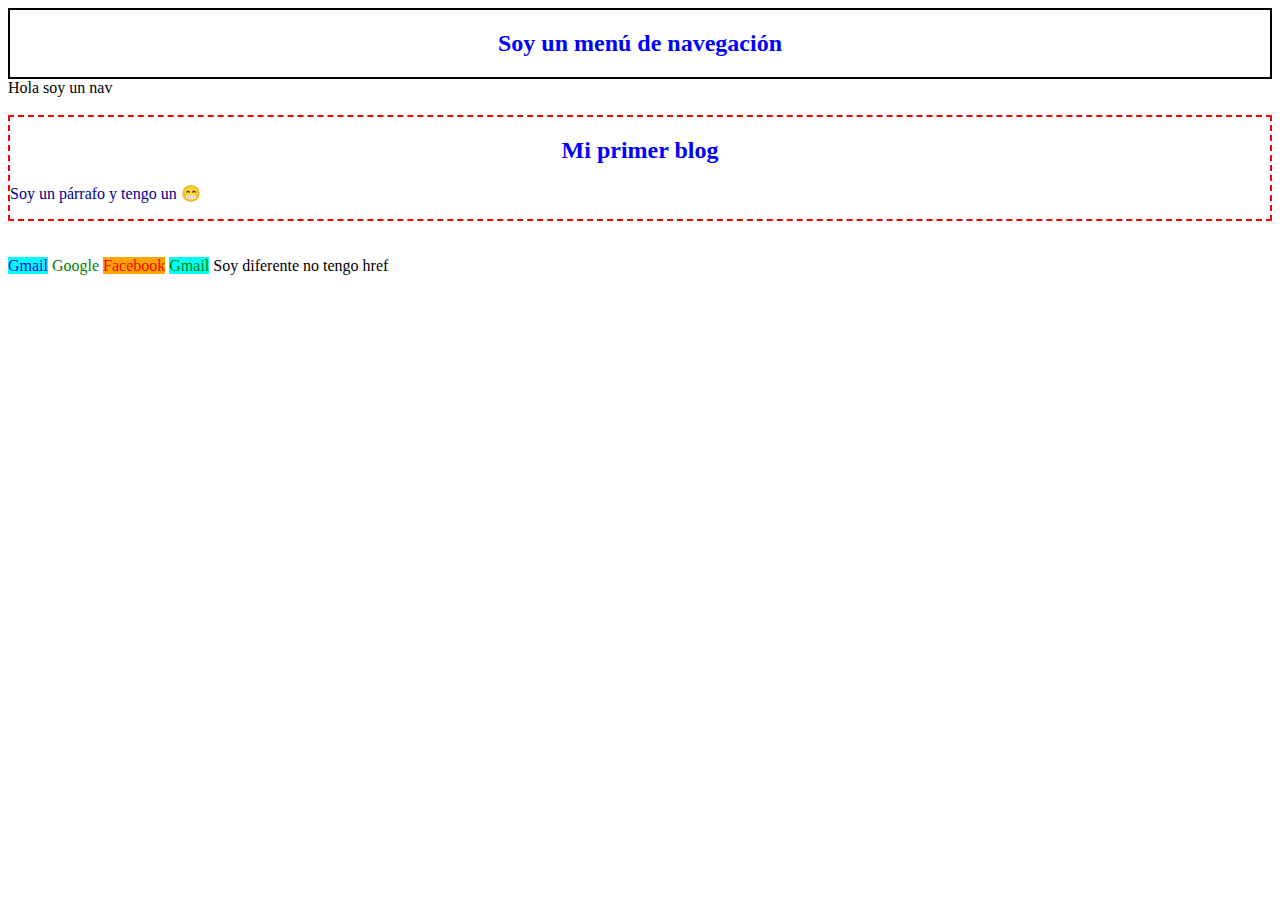
<file: 01-selectores/index.html>
<!--
  @file: index.html
  @author: Christian Millán Soria
  @created: 01/10/2023
  @license: MIT
  @contact: christiaanmillaan1313@gmail.com
  @info: práctica de selectores css
-->

<!DOCTYPE html>
  <html lang = "en">
    <head>
      <meta charset = "utf-8" />
      <meta name = "viewport" content = "width=device-width, initial-scale=1.0" />
      <title>clase 1 - selectores</title>
      <link rel = "stylesheet" href = "css/style.css" />
    </head>
    <body>
      <nav class = "border">
        <section class = "teta">
          <h2>Soy un menú de navegación</h2>
        </section>
      </nav>

      <nav>Hola soy un nav</nav>

      <br />

      <section id = "section">
        <h2 class = "titulo">Mi primer blog</h2>
        <p class = "😁 😂">Soy un párrafo y tengo un 😁</p>
      </section>

      <br /><br />

      <a href = "https://gmail.com">Gmail</a>

      <a href = "hsttps://google.com/">Google</a>

      <a href = "https://facebook.org">Facebook</a>

      <a href = "hsttps://gmail.com">Gmail</a>

      <a>Soy diferente no tengo href</a>
    </body>
  </html>
</file>
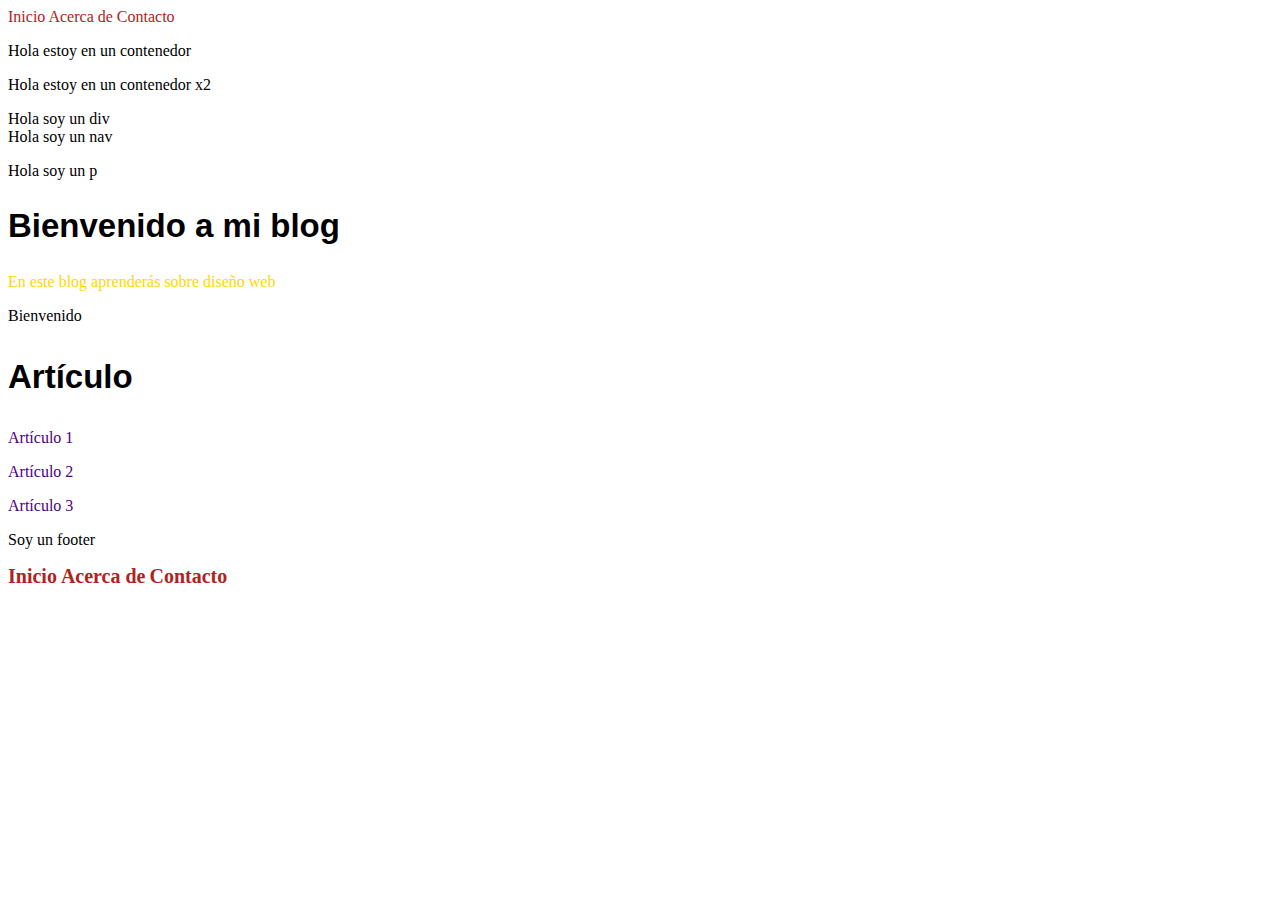
<file: 02-combinadores/index.html>
<!--
  @file: index.html
  @author: Christian Millán Soria
  @created: 01/10/2023
  @license: MIT
  @contact: christiaanmillaan1313@gmail.com
  @info: práctica de combinadores
-->

<!DOCTYPE html>
  <html lang = "en">
    <head>
      <meta charset = "utf-8" />
      <meta name = "viewport" content = "width=device-width, initial-scale=1.0" />
      <title>02 - combinadores</title>
      <link rel = "stylesheet" href = "css/style.css" />
    </head>
    <body>
      <header class = "contenedor">
        <nav>
          <a href = "#">Inicio</a>
          <a href = "#">Acerca de</a>
          <a href = "#">Contacto</a>
        </nav>
      </header>

      <div class = "contenedor">
        <p>Hola estoy en un contenedor</p>
      </div>

      <div class = "contenedor">
        <div>
          <p>Hola estoy en un contenedor x2</p>
        </div>
      </div>

      <nav>
        <div class = "contenedor">Hola soy un div</div>
      </nav>

      <nav class = "contenedor titulo">Hola soy un nav</nav>

      <p>Hola soy un p</p>

      <section>
        <h2 class = "titulo">Bienvenido a mi blog</h2>
        <p>En este blog aprenderás sobre diseño web</p>
        <p>Bienvenido</p>
      </section>

      <aside>
        <h3>Artículo</h3>
        <p>Artículo 1</p>
        <p>Artículo 2</p>
        <p>Artículo 3</p>
      </aside>

      <footer class = "contenedor">
        <p>Soy un footer</p>
        <a href = "#">Inicio</a>
        <a href = "#">Acerca de</a>
        <a href = "#">Contacto</a>
      </footer>
    </body>
  </html>
</file>
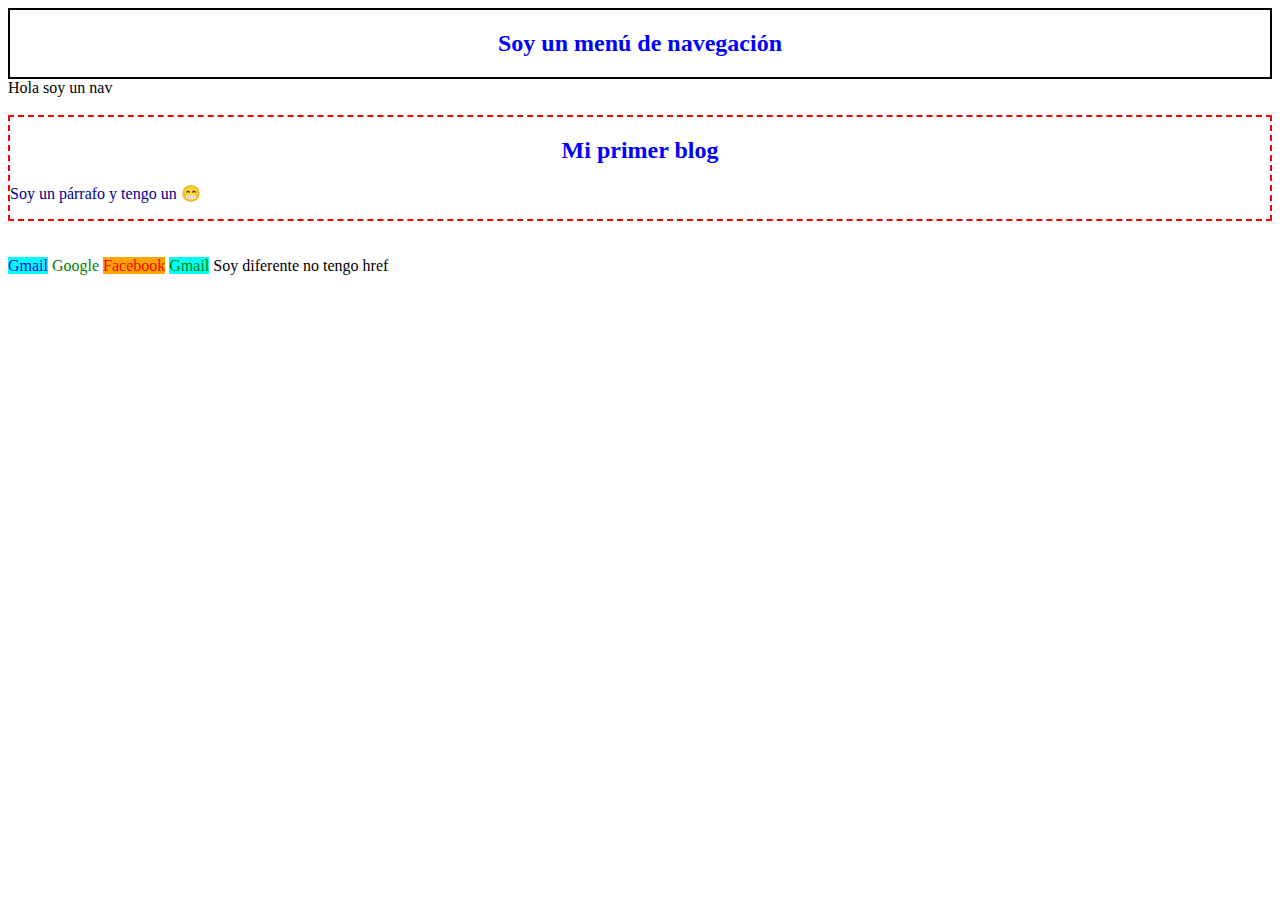
<file: primer-trimestre/01-selectores/index.html>
<!--
  @file: index.html
  @author: Christian Millán Soria
  @created: 01/10/2023
  @license: MIT
  @contact: christiaanmillaan1313@gmail.com
  @info: práctica de selectores css
-->

<!DOCTYPE html>
  <html lang = "en">
    <head>
      <meta charset = "utf-8" />
      <meta name = "viewport" content = "width = device-width, initial-scale = 1.0" />
      <title>01 - selectores</title>
      <link rel = "stylesheet" href = "css/style.css" />
    </head>
    <body>
      <nav class = "border">
        <section class = "teta">
          <h2>Soy un menú de navegación</h2>
        </section>
      </nav>

      <nav>Hola soy un nav</nav>

      <br />

      <section id = "section">
        <h2 class = "titulo">Mi primer blog</h2>
        <p class = "😁 😂">Soy un párrafo y tengo un 😁</p>
      </section>

      <br /><br />

      <a href = "https://gmail.com">Gmail</a>

      <a href = "hsttps://google.com/">Google</a>

      <a href = "https://facebook.org">Facebook</a>

      <a href = "hsttps://gmail.com">Gmail</a>

      <a>Soy diferente no tengo href</a>
    </body>
  </html>
</file>
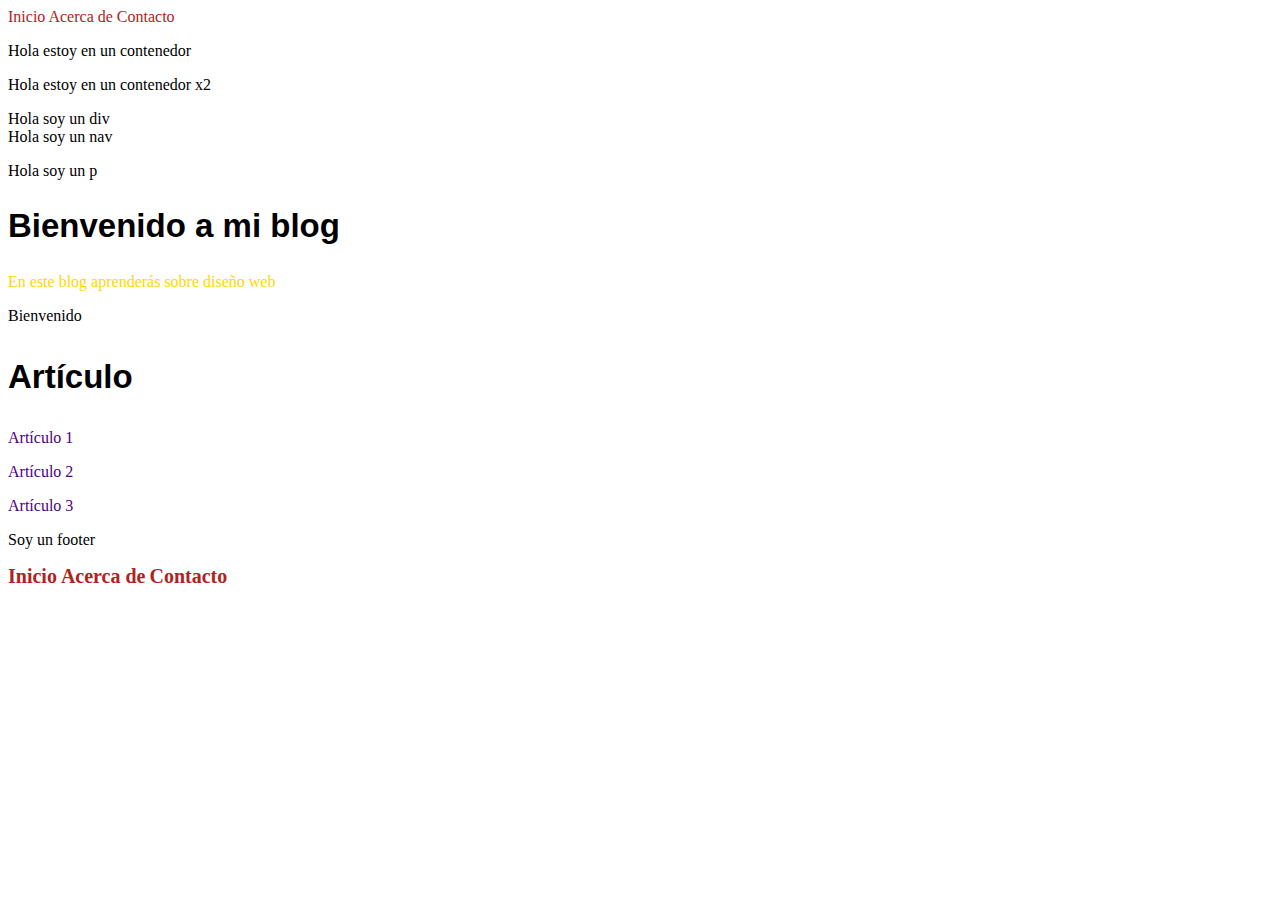
<file: primer-trimestre/02-combinadores/index.html>
<!--
  @file: index.html
  @author: Christian Millán Soria
  @created: 01/10/2023
  @license: MIT
  @contact: christiaanmillaan1313@gmail.com
  @info: práctica de combinadores
-->

<!DOCTYPE html>
  <html lang = "en">
    <head>
      <meta charset = "utf-8" />
      <meta name = "viewport" content = "width = device-width, initial-scale = 1.0" />
      <title>02 - combinadores</title>
      <link rel = "stylesheet" href = "css/style.css" />
    </head>
    <body>
      <header class = "contenedor">
        <nav>
          <a href = "#">Inicio</a>
          <a href = "#">Acerca de</a>
          <a href = "#">Contacto</a>
        </nav>
      </header>

      <div class = "contenedor">
        <p>Hola estoy en un contenedor</p>
      </div>

      <div class = "contenedor">
        <div>
          <p>Hola estoy en un contenedor x2</p>
        </div>
      </div>

      <nav>
        <div class = "contenedor">Hola soy un div</div>
      </nav>

      <nav class = "contenedor titulo">Hola soy un nav</nav>

      <p>Hola soy un p</p>

      <section>
        <h2 class = "titulo">Bienvenido a mi blog</h2>
        <p>En este blog aprenderás sobre diseño web</p>
        <p>Bienvenido</p>
      </section>

      <aside>
        <h3>Artículo</h3>
        <p>Artículo 1</p>
        <p>Artículo 2</p>
        <p>Artículo 3</p>
      </aside>

      <footer class = "contenedor">
        <p>Soy un footer</p>
        <a href = "#">Inicio</a>
        <a href = "#">Acerca de</a>
        <a href = "#">Contacto</a>
      </footer>
    </body>
  </html>
</file>
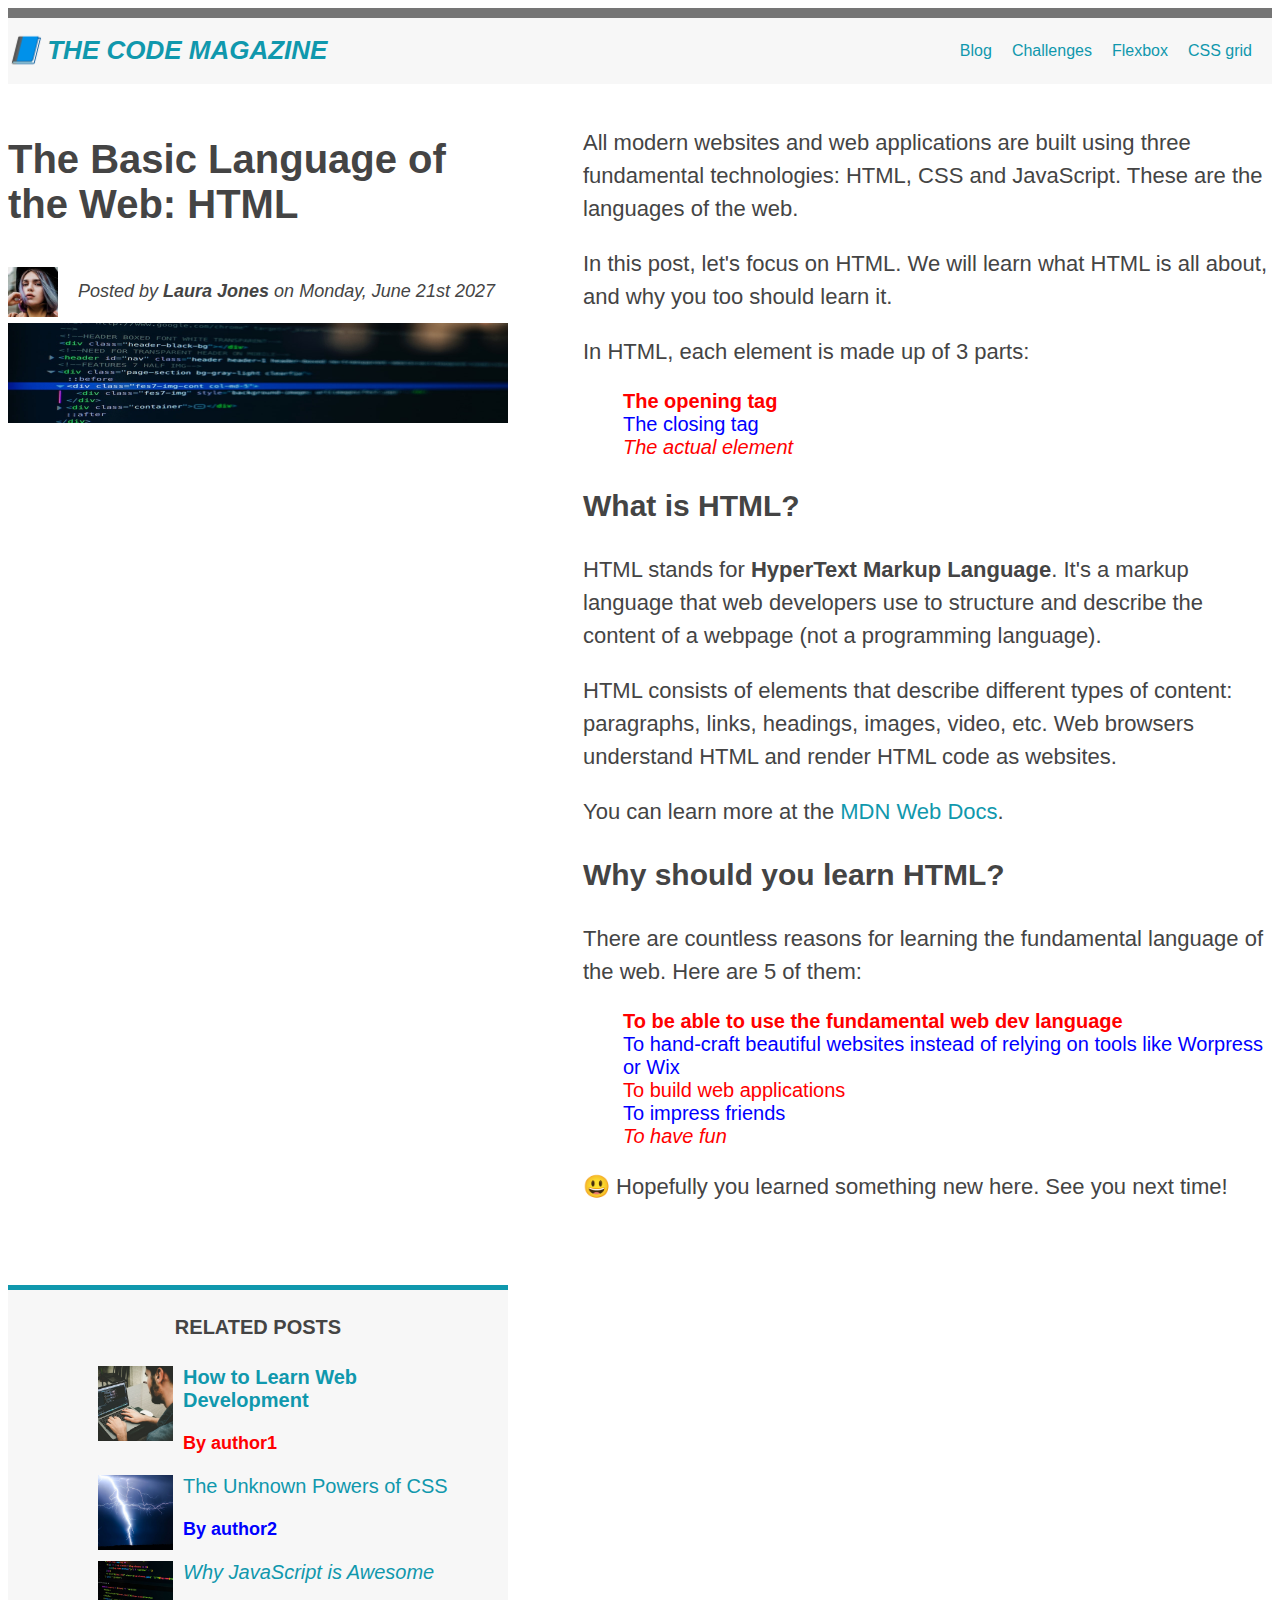
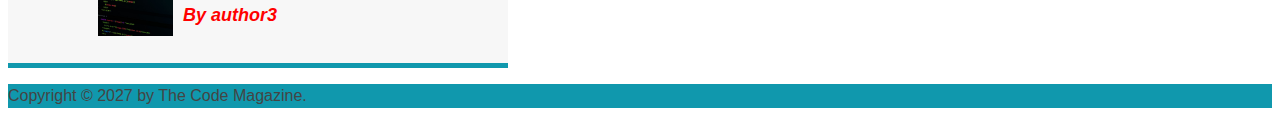
<file: segundo-trimestre/01-reto_1/index.html>
<!DOCTYPE html>
<html lang = "en">
  <head>
    <meta charset = "utf-8" />
    <meta name = "viewport" content = "width = device-width, initial-scale = 1.0" />
    <title>01 - reto 1</title>
    <link rel = "stylesheet" href = "css/style.css" />
  </head>
  <body>
    <header class = "main-header">
      <h1>📘 The Code Magazine</h1>

      <div class = "links">
        <a href = "#">Blog</a>
        <a href = "#">Challenges</a>
        <a href = "#">Flexbox</a>
        <a href = "#">CSS grid</a>
      </div>
    </header>

    <main>
      <header>
        <h2>The Basic Language of the Web: HTML</h2>

        <div class = "author-content">
          <img class = "author-img" src = "assets/img/laura-jones.jpg" alt = "laura jones" width = "50" height = "50" />

          <p id = "author">Posted by <strong>Laura Jones</strong> on Monday, June 21st 2027</p>
        </div>

        <img src = "assets/img/post-img.jpg" alt = "html code on screen" width = "100%" height = "100" />
      </header>

      <article>
        <p> All modern websites and web applications are built using three fundamental technologies: HTML, CSS and JavaScript. These are the languages of the web.</p>

        <p> In this post, let's focus on HTML. We will learn what HTML is all about, and why you too should learn it.</p>

        <p>In HTML, each element is made up of 3 parts:</p>
          <ol>
            <li>The opening tag</li>
            <li>The closing tag</li>
            <li>The actual element</li>
          </ol>

        <h3>What is HTML?</h3>
          <p>HTML stands for <strong>HyperText Markup Language</strong>. It's a markup language that web developers use to structure and describe the content of a webpage (not a programming language).</p>
          <p>HTML consists of elements that describe different types of content: paragraphs, links, headings, images, video, etc. Web browsers understand HTML and render HTML code as websites.</p>
          <p>You can learn more at the <a href = "https://developer.mozilla.org/en-US/docs/Web/HTML">MDN Web Docs</a>.</p>

        <h3>Why should you learn HTML?</h3>
          <p>There are countless reasons for learning the fundamental language of the web. Here are 5 of them:</p>
            <ul>
              <li>To be able to use the fundamental web dev language</li>
              <li>To hand-craft beautiful websites instead of relying on tools like Worpress or Wix</li>
              <li>To build web applications</li>
              <li>To impress friends</li>
              <li>To have fun</li>
            </ul>

        <p>😃 Hopefully you learned something new here. See you next time!</p>
      </article>

      <aside>
        <h4>Related posts</h4>
        <ul class = "related">
          <li>
            <img src = "assets/img/related-1.jpg" alt = "related 1" width = "75" height = "75" />
            <div class = "li-text">
              <a href = "#">How to Learn Web Development</a>
              <p class = "related-author">By author1</p>
            </div>
          </li>

          <li>
            <img src = "assets/img/related-2.jpg" alt = "related 2" width = "75" height = "75" />
            <div class = "li-text">
              <a href = "#">The Unknown Powers of CSS</a>
              <p class = "related-author">By author2</p>
            </div>
          </li>

          <li>
            <img src = "assets/img/related-3.jpg" alt = "related 3" width = "75" height = "75" />
            <div class = "li-text">
              <a href = "#">Why JavaScript is Awesome</a>
              <p class = "related-author">By author3</p>
            </div>
          </li>
        </ul>
      </aside>
    </main>

    <footer>
      <p id = "copyright">Copyright &copy; 2027 by The Code Magazine.</p>
    </footer>
  </body>
</html>
</file>
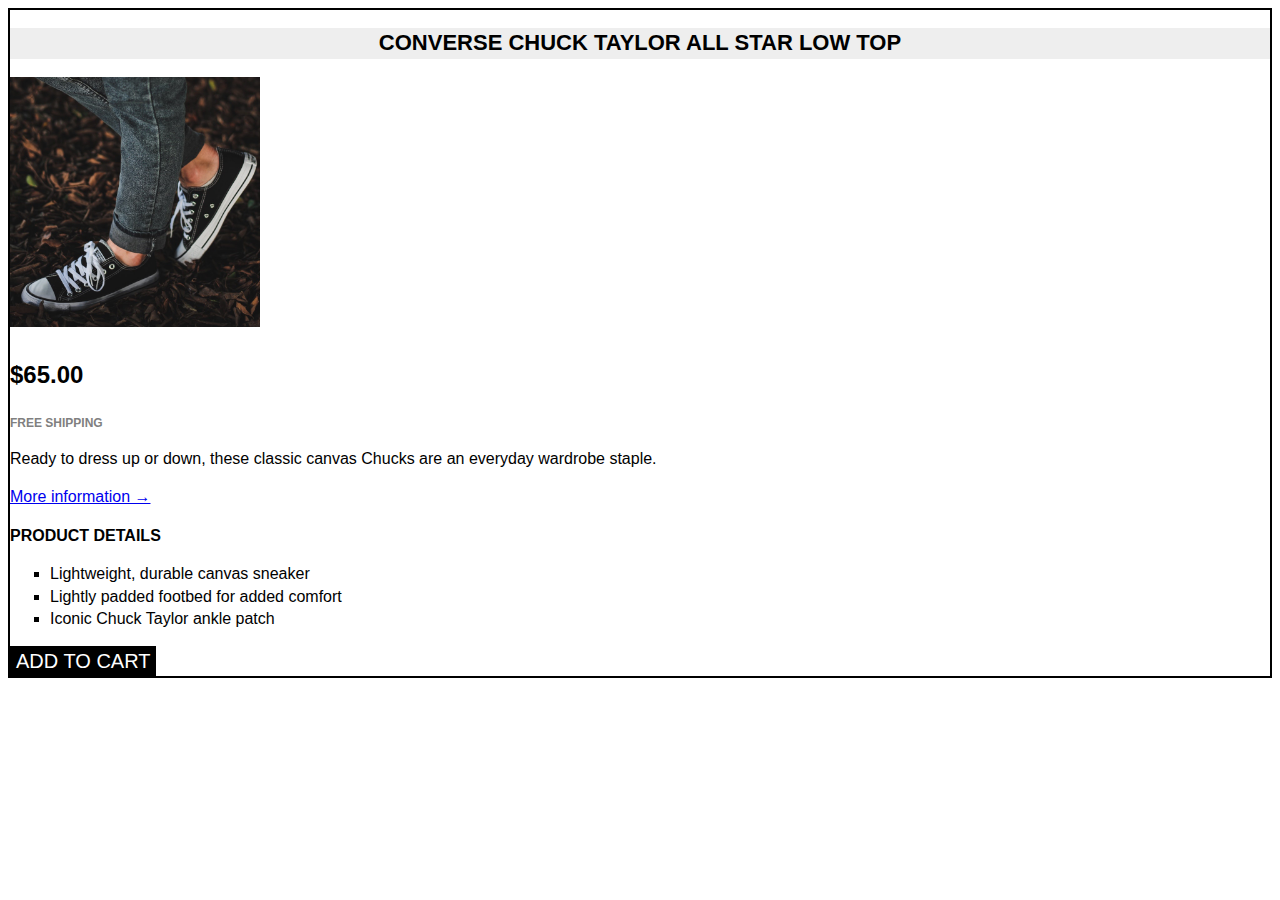
<file: segundo-trimestre/02-reto_2/index.html>
<!DOCTYPE html>
<html lang = "en">
  <head>
    <meta charset = "utf-8" />
    <meta name = "viewport" content = "width = device-width, initial-scale = 1.0" />
    <title>02 - reto 2</title>
    <link rel = "stylesheet" href = "css/style.css" />
  </head>
  <body>
    <article>
      <h2>Converse Chuck Taylor All Star Low Top</h2>

      <img src = "assets/img/challenges.jpg" alt = "shoes image" width = "250" height = "250" />

      <p id = "price"><strong>$65.00</strong></p>

      <p id = "free-shipping">Free shipping</p>

      <p>Ready to dress up or down, these classic canvas Chucks are an everyday wardrobe staple.</p>

      <a id = "more-info" href = "#">More information &rarr;</a>

      <h3>Product details</h3>
        <ul id = "details-list">
          <li>Lightweight, durable canvas sneaker</li>
          <li>Lightly padded footbed for added comfort</li>
          <li>Iconic Chuck Taylor ankle patch</li>
        </ul>

      <button>Add to cart</button>
    </article>
  </body>
</html>
</file>
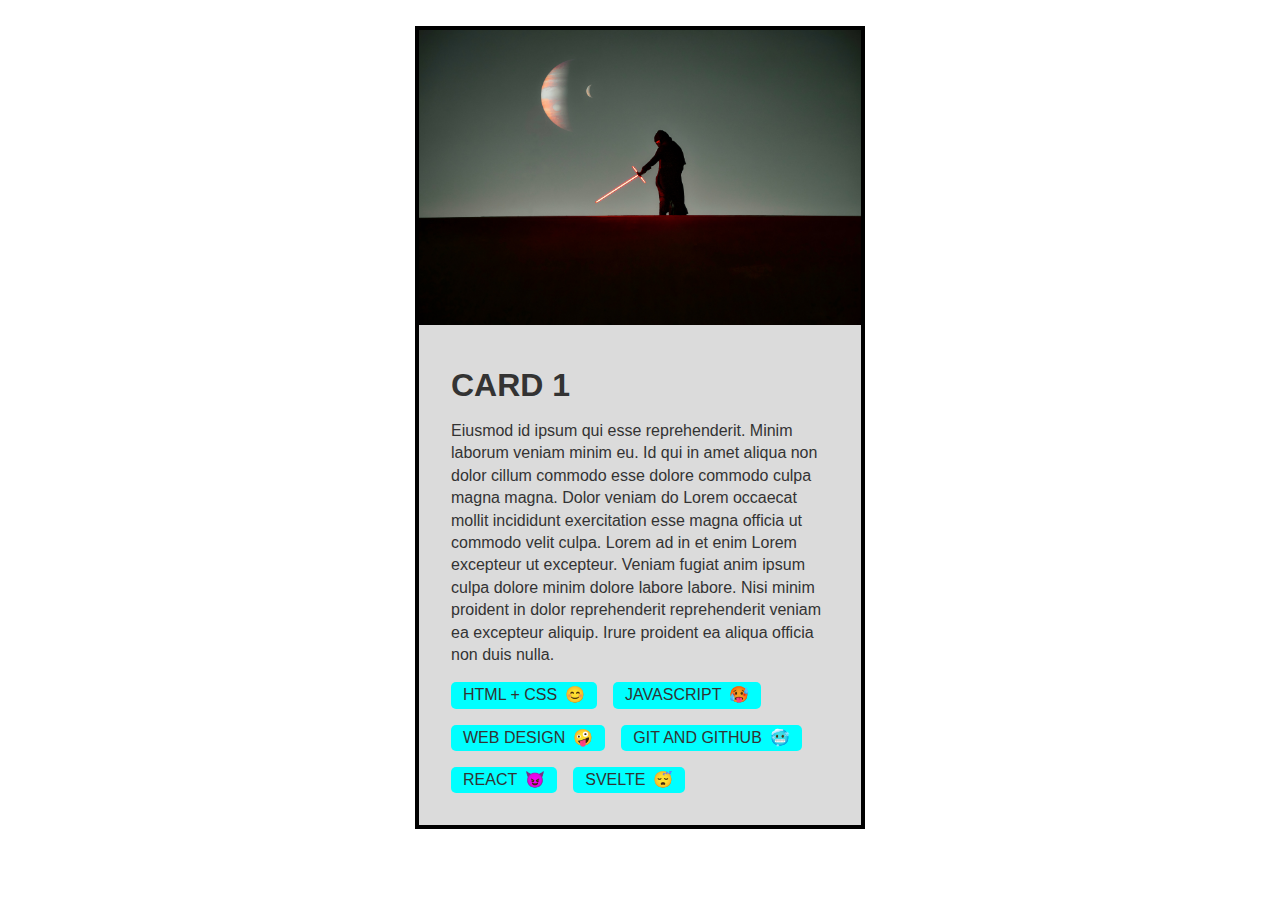
<file: segundo-trimestre/03-css_primera_app_react/index.html>
<!DOCTYPE html>
<html lang = 'en'>
  <head>
    <meta charset = 'utf-8' />
    <meta name = 'viewport' content = 'width = device-width, initial-scale = 1.0' />
    <title>card</title>
    <link rel = 'stylesheet' href = 'css/style.css' />
  </head>
  <body>
    <div class = 'card'>
      <img class = 'avatar' src = 'assests/img/card-image.jpg' alt = 'card image' />

      <div class = 'data'>
        <div class = 'intro'>
          <h1>CARD 1</h1>
          <p>Eiusmod id ipsum qui esse reprehenderit. Minim laborum veniam minim eu. Id qui in amet aliqua non dolor cillum commodo esse dolore commodo culpa magna magna. Dolor veniam do Lorem occaecat mollit incididunt exercitation esse magna officia ut commodo velit culpa. Lorem ad in et enim Lorem excepteur ut excepteur. Veniam fugiat anim ipsum culpa dolore minim dolore labore labore. Nisi minim proident in dolor reprehenderit reprehenderit veniam ea excepteur aliquip. Irure proident ea aliqua officia non duis nulla.</p>
        </div>

        <div class = 'skill-list'>
          <div class = 'skill'><span>HTML + CSS</span> <span>😊</span></div>
          <div class = 'skill'><span>JAVASCRIPT</span> <span>🥵</span></div>
          <div class = 'skill'><span>WEB DESIGN</span> <span>🤪</span></div>
          <div class = 'skill'><span>GIT AND GITHUB</span> <span>🥶</span></div>
          <div class = 'skill'><span>REACT</span> <span>😈</span></div>
          <div class = 'skill'><span>SVELTE</span> <span>😴</span></div>
        </div>
      </div>
    </div>
  </body>
</html>
</file>
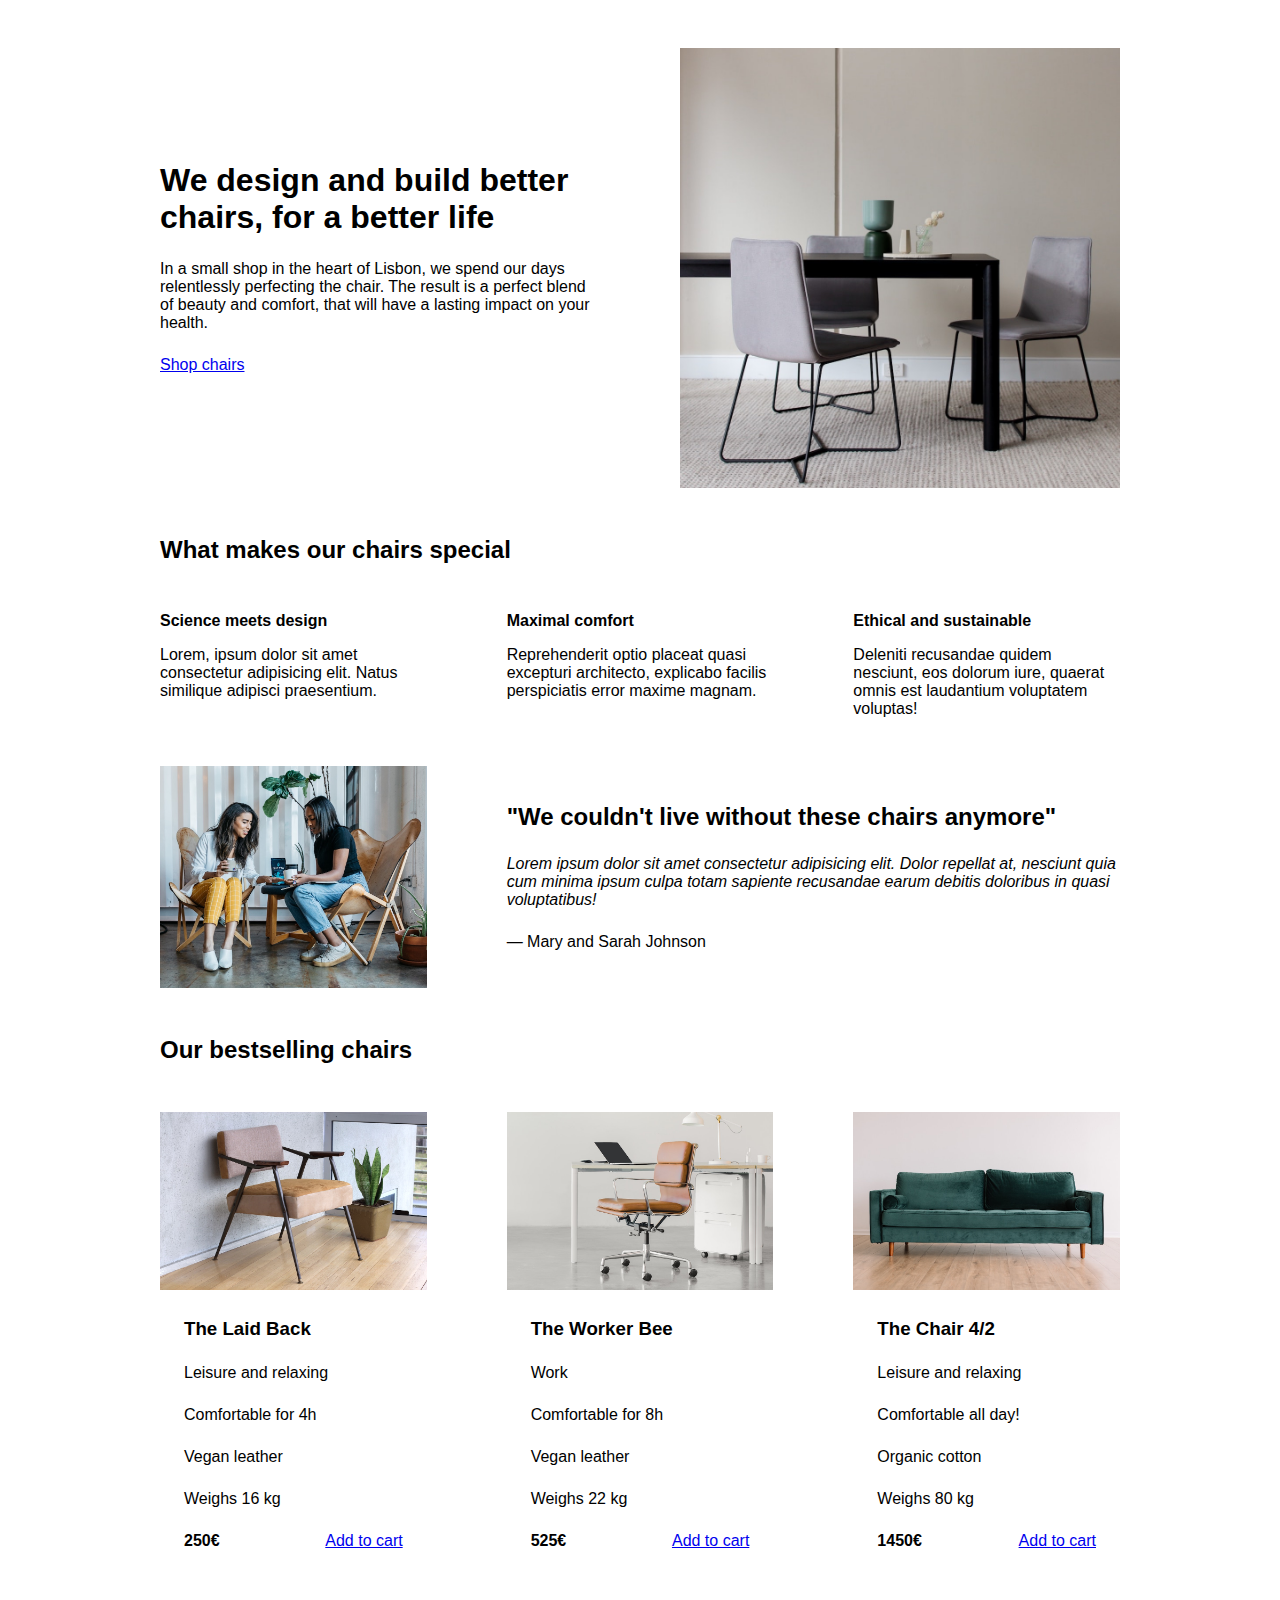
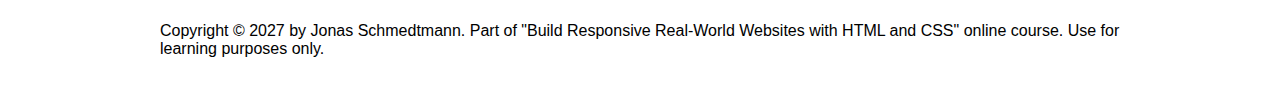
<file: segundo-trimestre/04-seo/index.html>
<!DOCTYPE html>
<html lang="en">
  <head>
    <meta charset="UTF-8" />
    <meta http-equiv="X-UA-Compatible" content="IE=edge" />
    <meta name="viewport" content="width=device-width, initial-scale=1.0" />

    <link rel="stylesheet" href="style.css" />
    <title>Lisbon Chair Shop</title>
  </head>
  <body>
    <div class="container">
      <header>
        <div class="header-text-box">
          <h1>We design and build better chairs, for a better life</h1>
          <p class="header-text">
            In a small shop in the heart of Lisbon, we spend our days
            relentlessly perfecting the chair. The result is a perfect blend of
            beauty and comfort, that will have a lasting impact on your health.
          </p>
          <a class="btn btn--big" href="#">Shop chairs</a>
        </div>
        <img src="hero.jpg" alt="Photo" />
      </header>

      <section>
        <h2>What makes our chairs special</h2>
        <div class="grid-3-cols">
          <div>
            <p class="features-title"><strong>Science meets design</strong></p>
            <p class="features-text">
              Lorem, ipsum dolor sit amet consectetur adipisicing elit. Natus
              similique adipisci praesentium.
            </p>
          </div>

          <div>
            <p class="features-title">
              <strong>Maximal comfort</strong>
            </p>
            <p class="features-text">
              Reprehenderit optio placeat quasi excepturi architecto, explicabo
              facilis perspiciatis error maxime magnam.
            </p>
          </div>

          <div>
            <p class="features-title">
              <strong>Ethical and sustainable</strong>
            </p>
            <p class="features-text">
              Deleniti recusandae quidem nesciunt, eos dolorum iure, quaerat
              omnis est laudantium voluptatem voluptas!
            </p>
          </div>
        </div>
      </section>

      <section class="testimonial-section">
        <div class="grid-3-cols">
          <img src="customers.jpg" alt="People sitting on chairs" />
          <div class="testimonial-box">
            <h2>"We couldn't live without these chairs anymore"</h2>
            <blockquote class="testimonial-text">
              Lorem ipsum dolor sit amet consectetur adipisicing elit. Dolor
              repellat at, nesciunt quia cum minima ipsum culpa totam sapiente
              recusandae earum debitis doloribus in quasi voluptatibus!
            </blockquote>
            <p class="testimonial-author">&mdash; Mary and Sarah Johnson</p>
          </div>
        </div>
      </section>

      <section>
        <h2>Our bestselling chairs</h2>
        <div class="grid-3-cols">
          <figure class="chair">
            <img src="chair-1.jpg" alt="Chair" />
            <div class="chair-box">
              <h3>The Laid Back</h3>
              <ul class="chair-details">
                <li>
                  <!-- Span is a generic INLINE text element, it doesn't have any meaning. It's like a div element, but inline -->
                  <span>Leisure and relaxing</span>
                </li>
                <li>
                  <span>Comfortable for 4h</span>
                </li>
                <li>
                  <span>Vegan leather</span>
                </li>
                <li>
                  <span>Weighs 16 kg</span>
                </li>
              </ul>
              <div class="chair-price">
                <strong>250€</strong>
                <a href="#" class="btn btn--small">Add to cart</a>
              </div>
            </div>
          </figure>

          <figure class="chair">
            <img src="chair-2.jpg" alt="Chair" />
            <div class="chair-box">
              <h3>The Worker Bee</h3>
              <ul class="chair-details">
                <li>
                  <span>Work</span>
                </li>
                <li>
                  <span>Comfortable for 8h</span>
                </li>
                <li>
                  <span>Vegan leather</span>
                </li>
                <li>
                  <span>Weighs 22 kg</span>
                </li>
              </ul>
              <div class="chair-price">
                <strong>525€</strong>
                <a href="#" class="btn btn--small">Add to cart</a>
              </div>
            </div>
          </figure>

          <figure class="chair">
            <img src="chair-3.jpg" alt="Chair" />
            <div class="chair-box">
              <h3>The Chair 4/2</h3>
              <ul class="chair-details">
                <li>
                  <span>Leisure and relaxing</span>
                </li>
                <li>
                  <span>Comfortable all day!</span>
                </li>
                <li>
                  <span>Organic cotton</span>
                </li>
                <li>
                  <span>Weighs 80 kg</span>
                </li>
              </ul>
              <div class="chair-price">
                <strong>1450€</strong>
                <a href="#" class="btn btn--small">Add to cart</a>
              </div>
            </div>
          </figure>
        </div>
      </section>

      <footer>
        Copyright &copy; 2027 by Jonas Schmedtmann. Part of "Build Responsive
        Real-World Websites with HTML and CSS" online course. Use for learning
        purposes only.
      </footer>
    </div>
  </body>
</html>
</file>
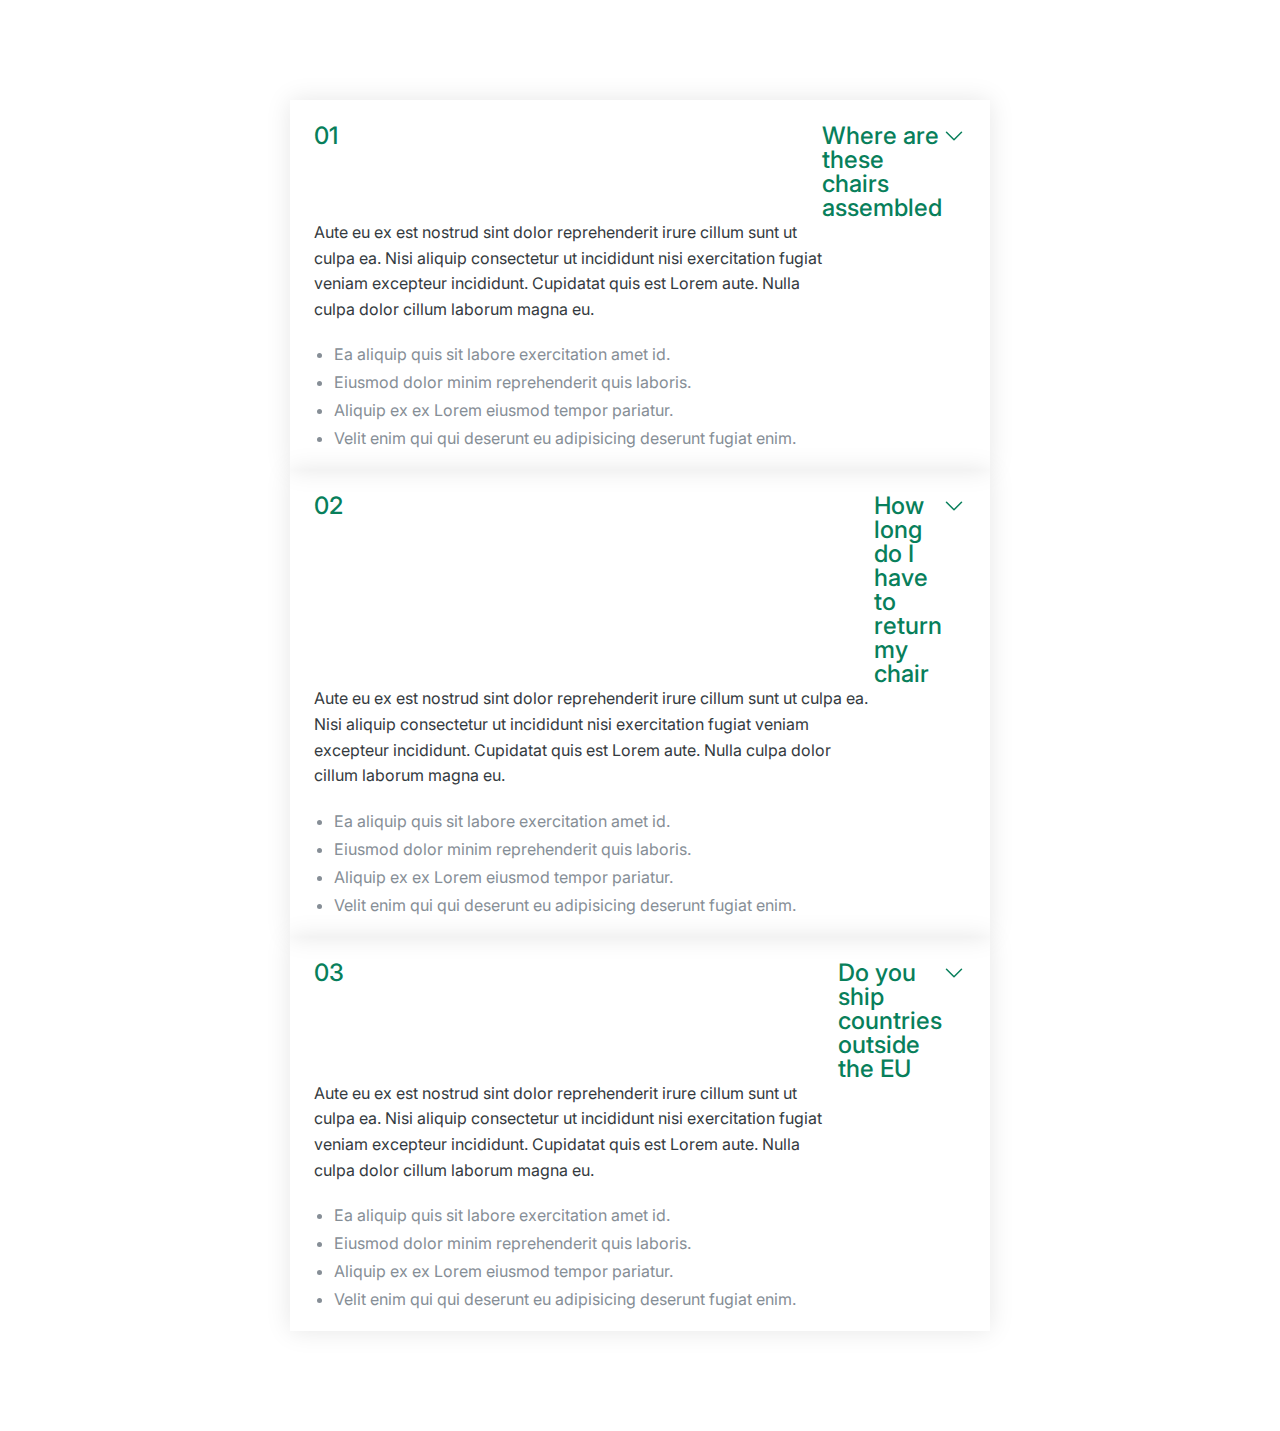
<file: segundo-trimestre/05-acordeon/index.html>
<!DOCTYPE html>
<html lang = 'en'>
  <head>
    <meta charset = 'utf-8' />
    <meta name = 'viewport' content = 'width = device-width, initial-scale = 1.0' />
    <title>acordeon</title>
    <link rel = 'stylesheet' href = 'css/style.css' />
  </head>
  <body>
    <div class = 'acordeon'>
      <div class = 'item'>
        <p class = 'number'>01</p>
        <p class = 'text'>Where are these chairs assembled</p>

        <svg xmlns = 'http://www.w3.org/2000/svg' fill = 'none' viewBox = '0 0 24 24' stroke-width = '1.5' stroke = 'currentColor' class = 'icon'>
          <path stroke-linecap = 'round' stroke-linejoin = 'round' d = 'm19.5 8.25-7.5 7.5-7.5-7.5' />
        </svg>
        
        <div class = 'hidden-box'>
          <p>Aute eu ex est nostrud sint dolor reprehenderit irure cillum sunt ut culpa ea. Nisi aliquip consectetur ut incididunt nisi exercitation fugiat veniam excepteur incididunt. Cupidatat quis est Lorem aute. Nulla culpa dolor cillum laborum magna eu.</p>

          <ul>
            <li>Ea aliquip quis sit labore exercitation amet id.</li>
            <li>Eiusmod dolor minim reprehenderit quis laboris.</li>
            <li>Aliquip ex ex Lorem eiusmod tempor pariatur.</li>
            <li>Velit enim qui qui deserunt eu adipisicing deserunt fugiat enim.</li>
          </ul>
        </div>
      </div>

      <!-- ------------------------------------------------------------------------------------------------------------------------------------------- -->

      <div class = 'item'>
        <p class = 'number'>02</p>
        <p class = 'text'>How long do I have to return my chair</p>

        <svg xmlns = 'http://www.w3.org/2000/svg' fill = 'none' viewBox = '0 0 24 24' stroke-width = '1.5' stroke = 'currentColor' class = 'icon'>
          <path stroke-linecap = 'round' stroke-linejoin = 'round' d = 'm19.5 8.25-7.5 7.5-7.5-7.5' />
        </svg>
        
        <div class = 'hidden-box'>
          <p>Aute eu ex est nostrud sint dolor reprehenderit irure cillum sunt ut culpa ea. Nisi aliquip consectetur ut incididunt nisi exercitation fugiat veniam excepteur incididunt. Cupidatat quis est Lorem aute. Nulla culpa dolor cillum laborum magna eu.</p>

          <ul>
            <li>Ea aliquip quis sit labore exercitation amet id.</li>
            <li>Eiusmod dolor minim reprehenderit quis laboris.</li>
            <li>Aliquip ex ex Lorem eiusmod tempor pariatur.</li>
            <li>Velit enim qui qui deserunt eu adipisicing deserunt fugiat enim.</li>
          </ul>
        </div>
      </div>

      <!-- ------------------------------------------------------------------------------------------------------------------------------------------- -->

      <div class = 'item'>
        <p class = 'number'>03</p>
        <p class = 'text'>Do you ship countries outside the EU</p>

        <svg xmlns = 'http://www.w3.org/2000/svg' fill = 'none' viewBox = '0 0 24 24' stroke-width = '1.5' stroke = 'currentColor' class = 'icon'>
          <path stroke-linecap = 'round' stroke-linejoin = 'round' d = 'm19.5 8.25-7.5 7.5-7.5-7.5' />
        </svg>
        
        <div class = 'hidden-box'>
          <p>Aute eu ex est nostrud sint dolor reprehenderit irure cillum sunt ut culpa ea. Nisi aliquip consectetur ut incididunt nisi exercitation fugiat veniam excepteur incididunt. Cupidatat quis est Lorem aute. Nulla culpa dolor cillum laborum magna eu.</p>

          <ul>
            <li>Ea aliquip quis sit labore exercitation amet id.</li>
            <li>Eiusmod dolor minim reprehenderit quis laboris.</li>
            <li>Aliquip ex ex Lorem eiusmod tempor pariatur.</li>
            <li>Velit enim qui qui deserunt eu adipisicing deserunt fugiat enim.</li>
          </ul>
        </div>
      </div>
    </div>
  </body>
</html>
</file>
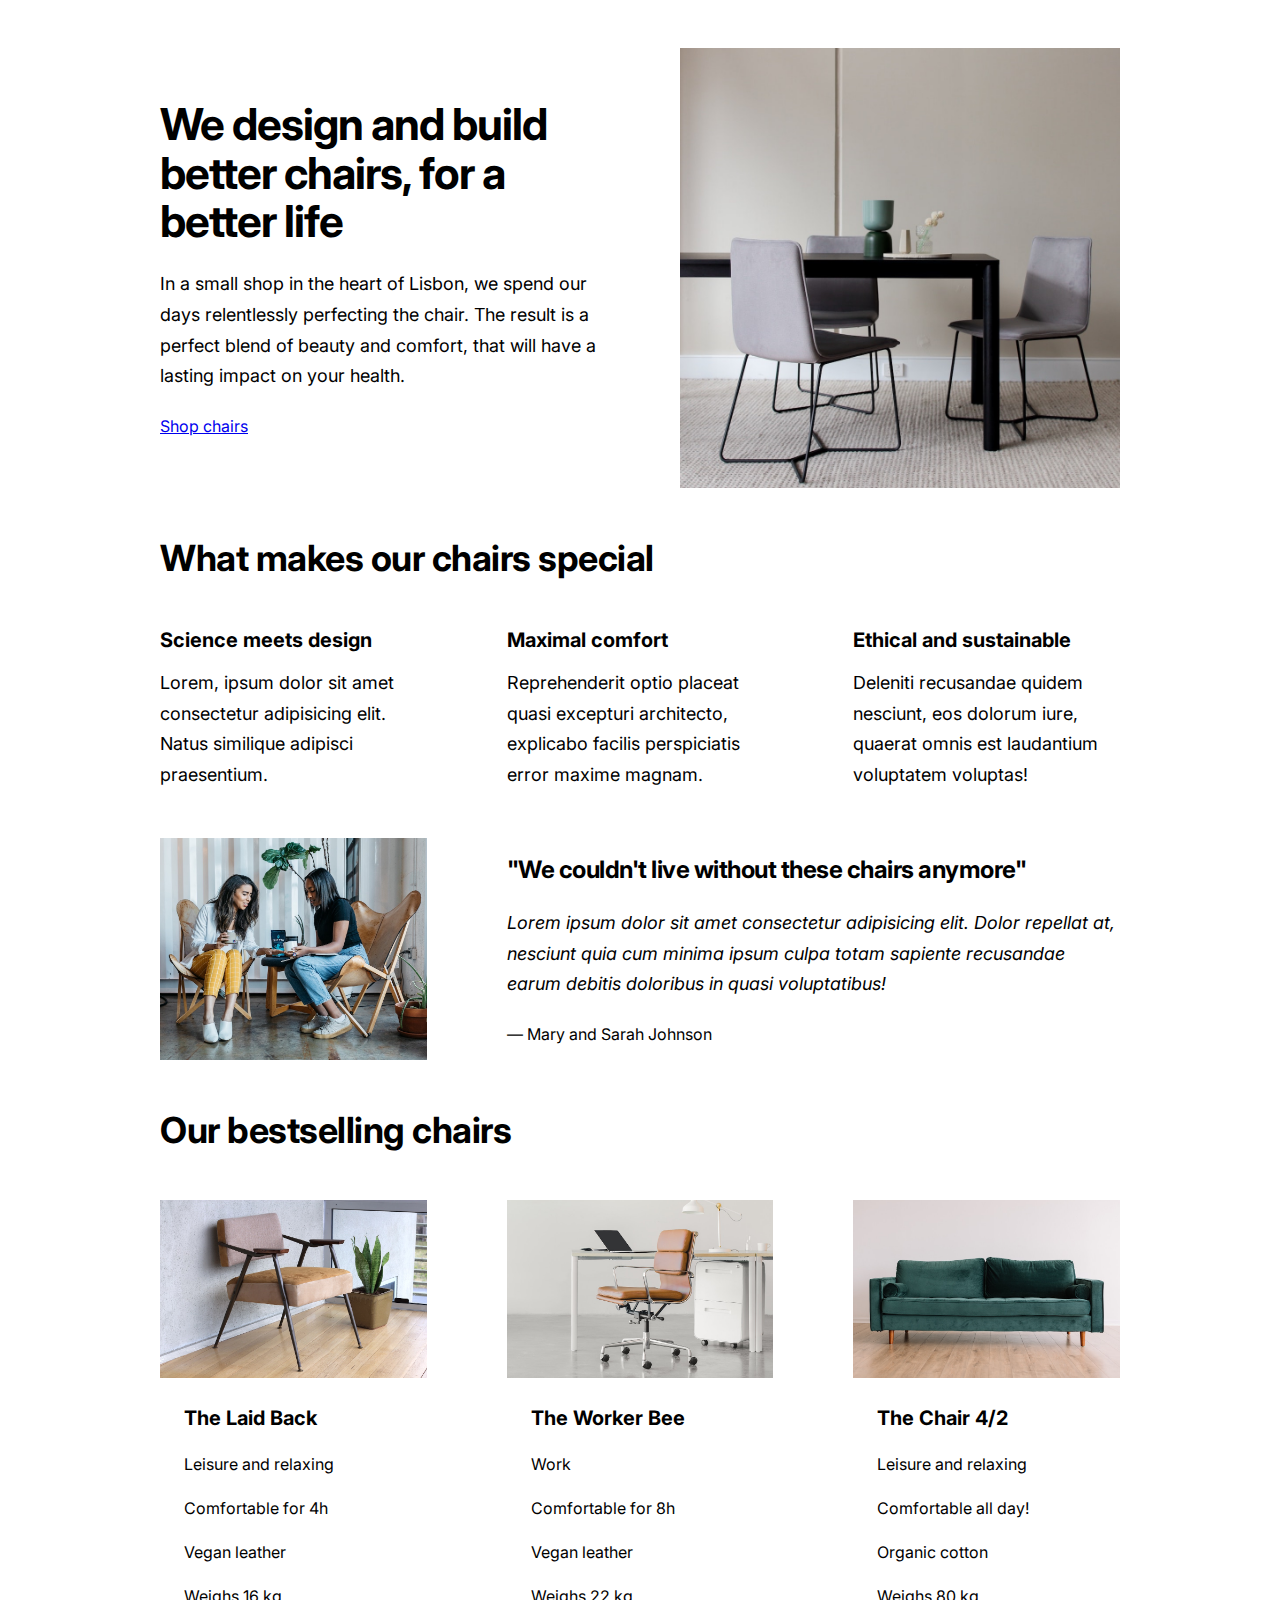
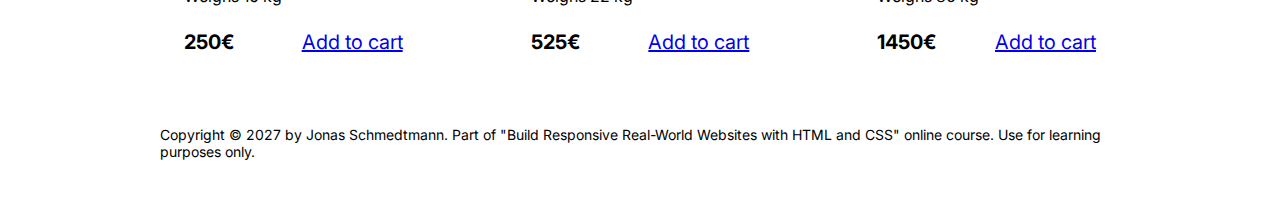
<file: segundo-trimestre/05-tipografia/index.html>
<!DOCTYPE html>
<html lang="en">
  <head>
    <meta charset="UTF-8" />
    <meta http-equiv="X-UA-Compatible" content="IE=edge" />
    <meta name="viewport" content="width=device-width, initial-scale=1.0" />

    <link rel="preconnect" href="https://fonts.googleapis.com" />
    <link rel="preconnect" href="https://fonts.gstatic.com" crossorigin />
    <link
      href="https://fonts.googleapis.com/css2?family=Inter:wght@400;600;700&display=swap"
      rel="stylesheet"
    />
    <link rel="stylesheet" href="style.css" />
    <title>Lisbon Chair Shop</title>
  </head>
  <body>
    <div class="container">
      <header>
        <div class="header-text-box">
          <h1>We design and build better chairs, for a better life</h1>
          <p class="header-text">
            In a small shop in the heart of Lisbon, we spend our days
            relentlessly perfecting the chair. The result is a perfect blend of
            beauty and comfort, that will have a lasting impact on your health.
          </p>
          <a class="btn btn--big" href="#">Shop chairs</a>
        </div>
        <img src="hero.jpg" alt="Photo" />
      </header>

      <section>
        <h2>What makes our chairs special</h2>
        <div class="grid-3-cols">
          <div>
            <p class="features-title"><strong>Science meets design</strong></p>
            <p class="features-text">
              Lorem, ipsum dolor sit amet consectetur adipisicing elit. Natus
              similique adipisci praesentium.
            </p>
          </div>

          <div>
            <p class="features-title">
              <strong>Maximal comfort</strong>
            </p>
            <p class="features-text">
              Reprehenderit optio placeat quasi excepturi architecto, explicabo
              facilis perspiciatis error maxime magnam.
            </p>
          </div>

          <div>
            <p class="features-title">
              <strong>Ethical and sustainable</strong>
            </p>
            <p class="features-text">
              Deleniti recusandae quidem nesciunt, eos dolorum iure, quaerat
              omnis est laudantium voluptatem voluptas!
            </p>
          </div>
        </div>
      </section>

      <section class="testimonial-section">
        <div class="grid-3-cols">
          <img src="customers.jpg" alt="People sitting on chairs" />
          <div class="testimonial-box">
            <h2>"We couldn't live without these chairs anymore"</h2>
            <blockquote class="testimonial-text">
              Lorem ipsum dolor sit amet consectetur adipisicing elit. Dolor
              repellat at, nesciunt quia cum minima ipsum culpa totam sapiente
              recusandae earum debitis doloribus in quasi voluptatibus!
            </blockquote>
            <p class="testimonial-author">&mdash; Mary and Sarah Johnson</p>
          </div>
        </div>
      </section>

      <section>
        <h2>Our bestselling chairs</h2>
        <div class="grid-3-cols">
          <figure class="chair">
            <img src="chair-1.jpg" alt="Chair" />
            <div class="chair-box">
              <h3>The Laid Back</h3>
              <ul class="chair-details">
                <li>
                  <!-- Span is a generic INLINE text element, it doesn't have any meaning. It's like a div element, but inline -->
                  <span>Leisure and relaxing</span>
                </li>
                <li>
                  <span>Comfortable for 4h</span>
                </li>
                <li>
                  <span>Vegan leather</span>
                </li>
                <li>
                  <span>Weighs 16 kg</span>
                </li>
              </ul>
              <div class="chair-price">
                <strong>250€</strong>
                <a href="#" class="btn btn--small">Add to cart</a>
              </div>
            </div>
          </figure>

          <figure class="chair">
            <img src="chair-2.jpg" alt="Chair" />
            <div class="chair-box">
              <h3>The Worker Bee</h3>
              <ul class="chair-details">
                <li>
                  <span>Work</span>
                </li>
                <li>
                  <span>Comfortable for 8h</span>
                </li>
                <li>
                  <span>Vegan leather</span>
                </li>
                <li>
                  <span>Weighs 22 kg</span>
                </li>
              </ul>
              <div class="chair-price">
                <strong>525€</strong>
                <a href="#" class="btn btn--small">Add to cart</a>
              </div>
            </div>
          </figure>

          <figure class="chair">
            <img src="chair-3.jpg" alt="Chair" />
            <div class="chair-box">
              <h3>The Chair 4/2</h3>
              <ul class="chair-details">
                <li>
                  <span>Leisure and relaxing</span>
                </li>
                <li>
                  <span>Comfortable all day!</span>
                </li>
                <li>
                  <span>Organic cotton</span>
                </li>
                <li>
                  <span>Weighs 80 kg</span>
                </li>
              </ul>
              <div class="chair-price">
                <strong>1450€</strong>
                <a href="#" class="btn btn--small">Add to cart</a>
              </div>
            </div>
          </figure>
        </div>
      </section>

      <footer>
        Copyright &copy; 2027 by Jonas Schmedtmann. Part of "Build Responsive
        Real-World Websites with HTML and CSS" online course. Use for learning
        purposes only.
      </footer>
    </div>
  </body>
</html>
</file>
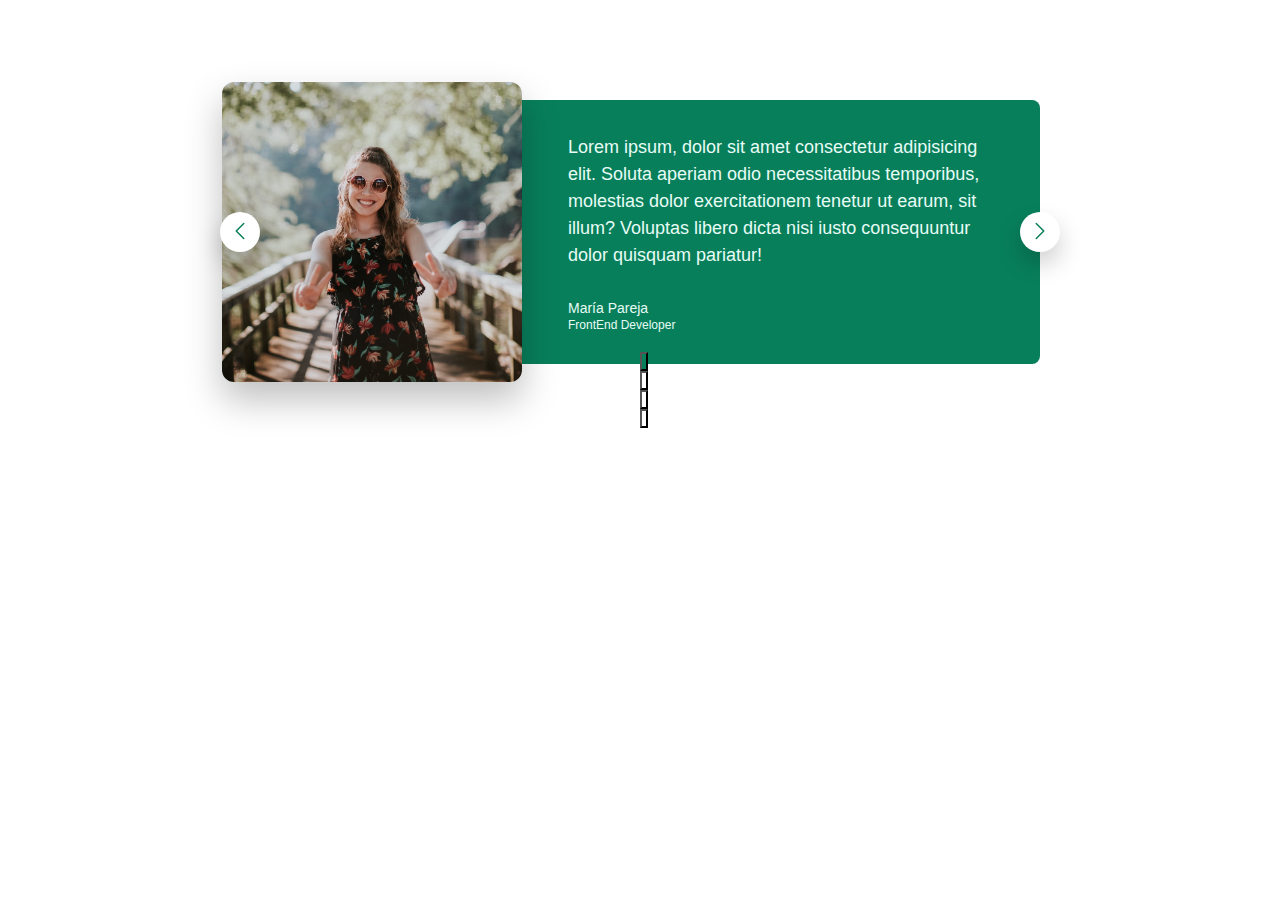
<file: segundo-trimestre/06-carrusel/index.html>
<!DOCTYPE html>
<html lang = 'en'>
  <head>
    <meta charset = 'utf-8' />
    <meta name = 'viewport' content = 'width = device-width, initial-scale = 1.0' />
    <title>carrusel</title>
    <link rel = 'stylesheet' href = 'css/style.css' />
  </head>
  <body>
    <div class = 'carrusel'>
      <img src = 'assets/img/image.jpg' alt = 'girl thumbs up' />

      <blockquote class = 'quote'>
        <p class = 'quote-text'>Lorem ipsum, dolor sit amet consectetur adipisicing elit. Soluta aperiam odio necessitatibus temporibus, molestias dolor exercitationem tenetur ut earum, sit illum? Voluptas libero dicta nisi iusto consequuntur dolor quisquam pariatur!</p>
        <p class = 'quote-author'>María Pareja</p>
        <p class = 'author-job'>FrontEnd Developer</p>
      </blockquote>

      <button class = 'btn btn--left'>
        <svg xmlns = 'http://www.w3.org/2000/svg' fill = 'none' viewBox = '0 0 24 24' stroke-width = '1.5' stroke = 'currentColor' class = 'btn-icon'>
          <path stroke-linecap = 'round' stroke-linejoin = 'round' d = 'M15.75 19.5 8.25 12l7.5-7.5' />
        </svg>        
      </button>
      <button class = 'btn btn--right'>
        <svg xmlns = 'http://www.w3.org/2000/svg' fill = 'none' viewBox = '0 0 24 24' stroke-width = '1.5' stroke = 'currentColor' class = 'btn-icon'>
          <path stroke-linecap = 'round' stroke-linejoin = 'round' d = 'm8.25 4.5 7.5 7.5-7.5 7.5' />
        </svg>        
      </button>

      <div class = 'dots'>
        <button class = 'dot dot--active'>&nbsp;</button>
        <button class = 'dot'>&nbsp;</button>
        <button class = 'dot'>&nbsp;</button>
        <button class = 'dot'>&nbsp;</button>
      </div>
    </div>
  </body>
</html>
</file>
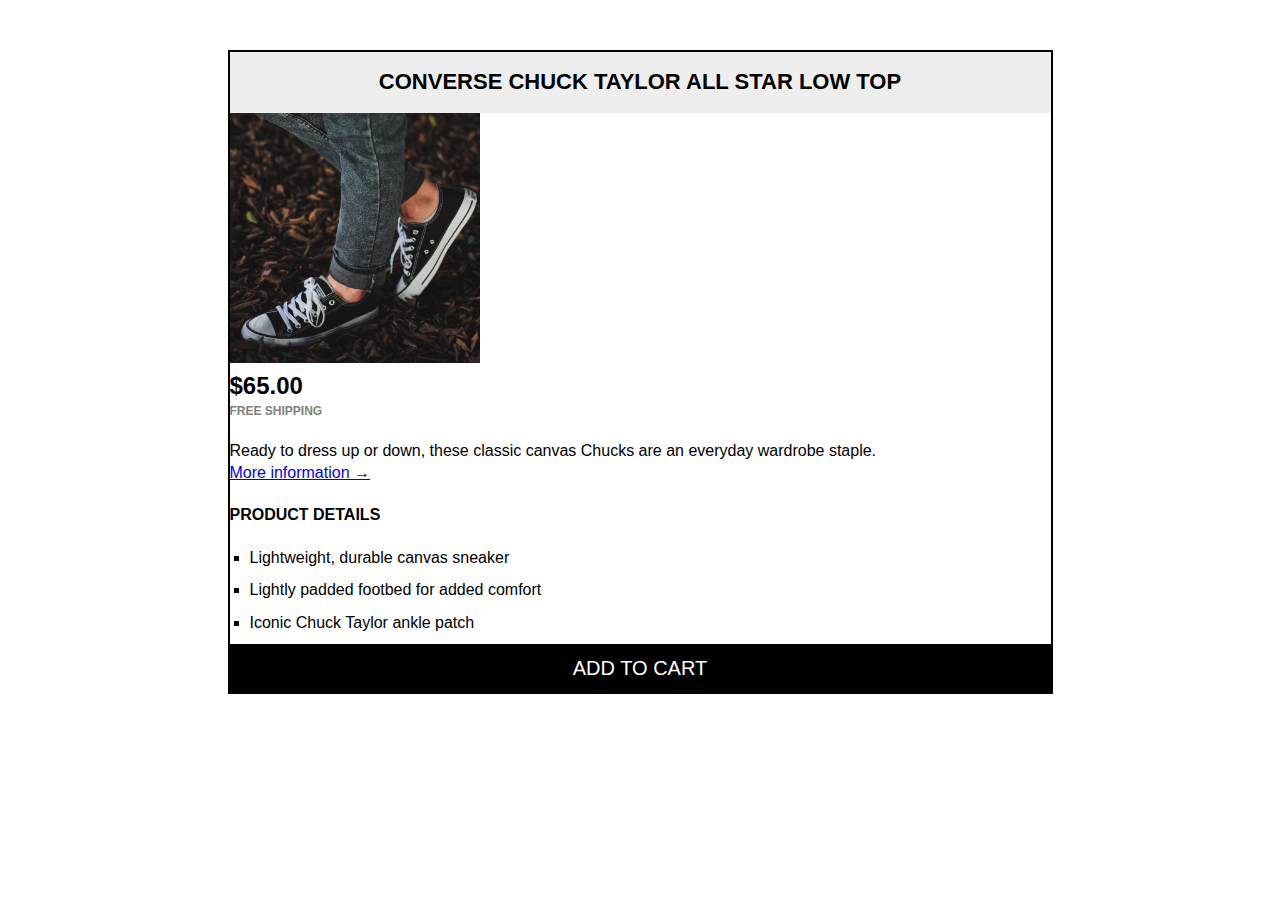
<file: segundo-trimestre/02-reto_2/v2/index.html>
<!DOCTYPE html>
<html lang = "en">
  <head>
    <meta charset = "utf-8" />
    <meta name = "viewport" content = "width = device-width, initial-scale = 1.0" />
    <title>02 - reto 2</title>
    <link rel = "stylesheet" href = "css/style.css" />
  </head>
  <body>
    <article class = "product">
      <h2>Converse Chuck Taylor All Star Low Top</h2>

      <img src = "assets/img/challenges.jpg" alt = "shoes image" width = "250" height = "250" />

      <p id = "price"><strong>$65.00</strong></p>

      <p id = "free-shipping">Free shipping</p>

      <p>Ready to dress up or down, these classic canvas Chucks are an everyday wardrobe staple.</p>

      <a id = "more-info" href = "#">More information &rarr;</a>

      <h3>Product details</h3>
        <ul id = "details-list">
          <li>Lightweight, durable canvas sneaker</li>
          <li>Lightly padded footbed for added comfort</li>
          <li>Iconic Chuck Taylor ankle patch</li>
        </ul>

      <button>Add to cart</button>
    </article>
  </body>
</html>
</file>
<file: 01-selectores/css/style.css>
h2 {
  color: blue;
}

.border {
  border: 2px solid black;
}

#section {
  border: 2px dashed red;
}

section h2 {
  text-align: center;;
}

.😁 {
  color: darkblue;
}

*[href] { /* todos los elementos con un atributo "href" */
  text-decoration: none;
}

*[href="https://facebook.org"] { /* todos los elementos con un atributo "href=" cuyo valor sea "https://facebook.org" */
  color: red;
}

*[href^="hsttps"] { /* todos los elementos cuyo "href" comience por "hsttps" */
  color: green;
}

*[href*=".org"] { /* todos los elementos cuyo "href" termine por ".org" */
  background-color: orange;
}

*[href*="gmail"] {
  background-color: cyan;
}
</file>
<file: 02-combinadores/css/style.css>
h1, h2, h3, h4, h5, h6 {
  font-size: 33px;
  font-family: sans-serif;
}

.contenedor a {
  text-decoration: none;
  color: firebrick;
}

.contenedor > a {
  font-size: 20px;
  font-weight: bold;
}

h2 + p {
  color: gold;
}

h3 ~ p {
  color: indigo;
}
</file>
<file: primer-trimestre/01-selectores/css/style.css>
/*
  @file: style.css
  @author: Christian Millán Soria
  @created: 01/10/2023
  @license: MIT
  @contact: christiaanmillaan1313@gmail.com
  @info: stylesheet for "01-selectores"
*/

h2 {
  color: blue;
}

.border {
  border: 2px solid black;
}

#section {
  border: 2px dashed red;
}

section h2 {
  text-align: center;;
}

.😁 {
  color: darkblue;
}

*[href] { /* todos los elementos con un atributo "href" */
  text-decoration: none;
}

*[href="https://facebook.org"] { /* todos los elementos con un atributo "href=" cuyo valor sea "https://facebook.org" */
  color: red;
}

*[href^="hsttps"] { /* todos los elementos cuyo "href" comience por "hsttps" */
  color: green;
}

*[href*=".org"] { /* todos los elementos cuyo "href" termine por ".org" */
  background-color: orange;
}

*[href*="gmail"] {
  background-color: cyan;
}
</file>
<file: primer-trimestre/02-combinadores/css/style.css>
/*
  @file: style.css
  @author: Christian Millán Soria
  @created: 01/10/2023
  @license: MIT
  @contact: christiaanmillaan1313@gmail.com
  @info: stylesheet for "02-combinadores"
*/

h1, h2, h3, h4, h5, h6 {
  font-size: 33px;
  font-family: sans-serif;
}

.contenedor a {
  text-decoration: none;
  color: firebrick;
}

.contenedor > a {
  font-size: 20px;
  font-weight: bold;
}

h2 + p {
  color: gold;
}

h3 ~ p {
  color: indigo;
}
</file>
<file: segundo-trimestre/01-reto_1/css/style.css>
* {
  /* border-top: 10px solid #757575; */
  box-sizing: border-box;
}

body {
  color: #444;
  font-family: sans-serif;
  border-top: 10px solid #757575; /* solo se propagan los estilos aplicados a texto en sus hijos, los demás no se heredan */
  position: relative;
}

.main-header {
  background-color: #f7f7f7;
  display: flex;
  justify-content: space-between;
  align-items: center;
  margin-bottom: 20px;

}

.links {
  display: flex;
  align-items: center;
  gap: 20px;
  margin-right: 20px;
}

/* se debería segui este orden de estilado para los enlaces para que no s esobreescriban entre ellos (lvha) */
a:link { /* los enlaces que tienen href */
  color: #1098ad;
  text-decoration: none;
}

a:visited { /* los enlaces que han sido visitados */
  color: #1098ad;
}

a:hover { /* los enlaces que se pasan por encima */
  color: orangered;
  font-weight: bold;
  text-decoration: underline orangered;
}

a:active { /* los enlaces que estan activos (click) */
  background-color: black;
  font-style: italic;
}

h1, h2, h3, h4, p, li {
  font-family: sans-serif;
}

h1 {
  color: #1098ad;
  font-size: 26px;
  text-transform: uppercase;
  font-style: italic;
}

main {
  display: grid;
  grid-template-columns: 1fr auto;
  column-gap: 75px;
  row-gap: 60px;
  align-items: start;
}

h2 {
  font-size: 40px;
}

/* lo siguiente no funciona */
/* header p:first-child {
  color: red;
} */

.author-content {
  display: flex;
  gap: 20px;
  align-items: center;
}

#author {
  font-style: italic;
  font-size: 18px;
}

h3 {
  font-size: 30px;
}

h4 {
  font-size: 20px;
  text-transform: uppercase;
  text-align: center;
}

p {
  font-size: 22px;
  line-height: 1.5;
}

article {
  margin-bottom: 0;
}

aside {
  background-color: #f7f7f7;
  border-top: 5px solid #1098ad;
  border-bottom: 5px solid #1098ad;
  width: 500px;
  padding: 0 50px;
  border: 0 20px;
  height: fit-content;
}

li {
  font-size: 20px;
  display: flex;
  gap: 10px;
}

li:first-child {
  font-weight: bold;
}

li:last-child {
  font-style: italic;
}

li:nth-child(2) {
  color: red;
}

li:nth-child(odd) {
  color: red;
}

li:nth-child(even) {
  color: blue;
}

.related {
  list-style: none;
}

.related-author {
  font-size: 18px;
  font-weight: bold;
}

#copyright {
  font-size: 16px;
}

button {
  position: absolute;
  cursor: pointer;
  font-size: 22px;
  padding: 20px;
  bottom: 50px;
  right: 50px;
}

.red {
  color: red;
}

footer {
  grid-column: 1 / span 2;
  background-color: #1098ad;
}
</file>
<file: segundo-trimestre/02-reto_2/css/style.css>
* {
  font-family: sans-serif;
  line-height: 1.4;
}

article {
  border: 2px solid black;
}

h2 {
  text-align: center;
  font-size: 22px;
  text-transform: uppercase;
  background-color: rgb(238, 238, 238);
}

#price {
  font-size: 24px;
}

#free-shipping {
  font-size: 12px;
  text-transform: uppercase;
  font-weight: bold;
  color: gray;
}

#more-info:visited {
  color: black;
}

#more-info:hover, #more-info:active {
  text-decoration: none;
}

h3 {
  text-transform: uppercase;
  font-size: 16px;
}

#details-list {
  list-style: square;
}

button {
  background-color: black;
  color: white;
  border: none;
  font-size: 20px;
  text-transform: uppercase;
  cursor: pointer;
}

button:hover {
  background-color: white;
  color: black;
}
</file>
<file: segundo-trimestre/03-css_primera_app_react/css/style.css>
:root {
  --gray: #333;
  --card-bg: #dbdbdb;
}

* {
  margin: 0;
  padding: 0;
  box-sizing: border-box;
}

body {
  font-family: sans-serif;
  line-height: 1.4;
  color: var(--gray);
}

.card {
  background-color: var(--card-bg);
  width: 450px;
  margin: 2% auto;
  border: 4px solid black;
}

.avatar {
  width: 100%;
}

.data {
  padding: 32px;
}

.intro {
  margin-bottom: 16px;
}

h1 {
  margin-bottom: 12px;
}

.skill-list {
  display: flex;
  flex-wrap: wrap;
  gap: 16px;
}

.skill {
  border-radius: 5px;
  background-color: aqua;
  padding: 2px 12px;
  font-weight: 500;
  display: flex;
  align-items: center;
  gap: 8px;
}
</file>
<file: segundo-trimestre/04-seo/style.css>
/*
SPACING SYSTEM (px)
2 / 4 / 8 / 12 / 16 / 24 / 32 / 48 / 64 / 80 / 96 / 128

FONT SIZE SYSTEM (px)
10 / 12 / 14 / 16 / 18 / 20 / 24 / 30 / 36 / 44 / 52 / 62 / 74 / 86 / 98
*/

/* ------------------------ */
/* GLOBAL/UNIVERSAL STYLES */
/* ------------------------ */

* {
  margin: 0;
  padding: 0;
  box-sizing: border-box;
}

/* ------------------------ */
/* GENERAL STYLES */
/* ------------------------ */
body {
  font-family: sans-serif;
}

.container {
  width: 960px;
  margin: 0 auto;
}

header,
section {
  margin-bottom: 48px;
}

h2 {
  margin-bottom: 48px;
}

.grid-3-cols {
  display: grid;
  grid-template-columns: repeat(3, 1fr);
  column-gap: 80px;
}

/* ------------------------ */
/* COMPONENT STYLES */
/* ------------------------ */

/* HEADER */
header {
  display: grid;
  grid-template-columns: repeat(2, 1fr);
  column-gap: 80px;
  margin-top: 48px;
}

.header-text-box {
  align-self: center;
}

h1 {
  margin-bottom: 24px;
}

.header-text {
  margin-bottom: 24px;
}

img {
  width: 100%;
}

/* FEATURES */
.features-icon {
}

.features-title {
  margin-bottom: 16px;
}

.features-text {
}

/* TESTIMONIAL */
.testimonial-section {
}

.testimonial-box {
  grid-column: 2 / -1;
  align-self: center;
}

.testimonial-box h2 {
  margin-bottom: 24px;
}

.testimonial-text {
  font-style: italic;
  margin-bottom: 24px;
}

/* CHAIRS */
.chair-box {
  padding: 24px;
}

h3 {
  margin-bottom: 24px;
}

.chair-details {
  list-style: none;
  margin-bottom: 24px;
}

.chair-details li {
  display: flex;
  align-items: center;
  gap: 12px;
  margin-bottom: 24px;
}

.chair-details li:last-child {
  margin-bottom: 0;
}

.chair-icon {
}

.chair-price {
  display: flex;
  justify-content: space-between;
}
/* FOOTERS */
footer {
  margin-bottom: 48px;
}
</file>
<file: segundo-trimestre/05-acordeon/css/style.css>
@import url('https://fonts.googleapis.com/css2?family=Inter:wght@100..900&display=swap');

/* spacing system (px)
2 / 4 / 8 / 12 / 16 / 24 / 32 / 48 / 64 / 80 / 96 / 128

font size system (px)
10 / 12 / 14 / 16 / 18 / 20 / 24 / 30 / 36 / 44 / 52 / 62 / 74 / 86 / 98

main color: #087f5b
grey for text: #343a40 */

/* -------------------------------------------------------------------------------------------------------- */

/* global/universal styles */
* {
  margin: 0;
  padding: 0;
  box-sizing: border-box;
}

body {
  font-family: 'Inter', sans-serif;
  color: #343a40;
  line-height: 1;
}

/* -------------------------------------------------------------------------------------------------------- */

/* general/reusable styles */

/* -------------------------------------------------------------------------------------------------------- */

/* component styles */
.acordeon {
  width: 700px;
  margin: 100px auto;
}

.item {
  padding: 24px;
  box-shadow: 0 0 24px rgba(0, 0, 0, 0.1);
  display: grid;
  grid-template-columns: auto 1fr auto;
}

.number, .text {
  color: #087f5b;
  font-weight: 500;
  font-size: 24px;
}

.number {
  
}

.text {
  
}

.icon {
  width: 24px;
  height: 24px;
  stroke: #087f5b;
}

.hidden-box {
  
}

.hidden-box p{
  line-height: 1.6;
  margin-bottom: 24px;
}

.hidden-box ul {
  color: #868e96;
  margin-left: 20px;
  display: flex;
  flex-direction: column;
  gap: 12px;
}
</file>
<file: segundo-trimestre/05-tipografia/style.css>
/*
SPACING SYSTEM (px)
2 / 4 / 8 / 12 / 16 / 24 / 32 / 48 / 64 / 80 / 96 / 128

FONT SIZE SYSTEM (px)
10 / 12 / 14 / 16 / 18 / 20 / 24 / 30 / 36 / 44 / 52 / 62 / 74 / 86 / 98
*/

/* ------------------------ */
/* GLOBAL/UNIVERSAL STYLES */
/* ------------------------ */

* {
  margin: 0;
  padding: 0;
  box-sizing: border-box;
}

/* ------------------------ */
/* GENERAL STYLES */
/* ------------------------ */
body {
  font-family: "Inter", sans-serif;
}

.container {
  width: 960px;
  margin: 0 auto;
}

header,
section {
  margin-bottom: 48px;
}

h2 {
  margin-bottom: 48px;
  /*   24 / 30 / 36 */
  font-size: 36px;
  letter-spacing: -0.5px;
}

.grid-3-cols {
  display: grid;
  grid-template-columns: repeat(3, 1fr);
  column-gap: 80px;
}

/* ------------------------ */
/* COMPONENT STYLES */
/* ------------------------ */

/* HEADER */
header {
  display: grid;
  grid-template-columns: repeat(2, 1fr);
  column-gap: 80px;
  margin-top: 48px;
}

.header-text-box {
  align-self: center;
}

h1 {
  margin-bottom: 24px;
  /*  44 / 52 / 62 */
  font-size: 44px;
  line-height: 1.1;
  letter-spacing: -1px;
}

.header-text {
  margin-bottom: 24px;
  /* 16 / 18 / 20  */
  font-size: 18px;
  line-height: 1.7;
}

img {
  width: 100%;
}

/* FEATURES */
.features-icon {
}

.features-title {
  margin-bottom: 16px;
  font-size: 20px;
}

.features-text {
  font-size: 18px;
  line-height: 1.7;
}

/* TESTIMONIAL */
.testimonial-section {
}

.testimonial-box {
  grid-column: 2 / -1;
  align-self: center;
}

.testimonial-box h2 {
  margin-bottom: 24px;
  /*  20 / 24 / 30*/
  font-size: 24px;
}

.testimonial-text {
  font-style: italic;
  margin-bottom: 24px;

  font-size: 18px;
  line-height: 1.7;
}

/* CHAIRS */
.chair-box {
  padding: 24px;
}

h3 {
  margin-bottom: 24px;
  font-size: 20px;
}

.chair-details {
  list-style: none;
  margin-bottom: 24px;
}

.chair-details li {
  display: flex;
  align-items: center;
  gap: 12px;
  margin-bottom: 24px;
}

.chair-details li:last-child {
  margin-bottom: 0;
}

.chair-icon {
}

.chair-price {
  display: flex;
  justify-content: space-between;
  font-size: 20px;
}
/* FOOTERS */
footer {
  margin-bottom: 48px;
  /* 12 / 14 / 16*/
  font-size: 14px;
}
</file>
<file: segundo-trimestre/06-carrusel/css/style.css>
/* spacing system (px)
2 / 4 / 8 / 12 / 16 / 24 / 32 / 48 / 64 / 80 / 96 / 128

font size system (px)
10 / 12 / 14 / 16 / 18 / 20 / 24 / 30 / 36 / 44 / 52 / 62 / 74 / 86 / 98

main color: #087f5b
grey for text: #343a40 */

/* -------------------------------------------------------------------------------------------------------- */

/* global/universal styles */
* {
  margin: 0;
  padding: 0;
  box-sizing: border-box;
}

body {
  font-family: 'Inter', sans-serif;
  color: #343a40;
  line-height: 1;
}

/* -------------------------------------------------------------------------------------------------------- */

/* general/reusable styles */

/* -------------------------------------------------------------------------------------------------------- */

/* component styles */
.carrusel {
  width: 800px;
  margin: 100px auto;
  background-color: #087f5b;
  color: #e6fcf5;
  padding: 32px;
  border-radius: 8px;
  display: flex;
  gap: 96px;
  align-items: center;
  position: relative;
}

img {
  width: 200px;
  border-radius: 8px;
  transform: scale(1.5);
  box-shadow: 0 12px 24px rgba(0, 0, 0, 0.25);
}

.quote-text {
  font-size: 18px;
  font-weight: 500;
  line-height: 1.5;
  margin-bottom: 32px;
}

.quote-author {
  font-size: 14px;
  margin-bottom: 4px;
}

.author-job {
  font-size: 12px;
}

.btn {
  background-color: #fff;
  border: none;
  width: 40px;
  height: 40px;
  border-radius: 50%;
  position: absolute;
  box-shadow: 0 12px 24px rgba(0, 0, 0, 0.2);
}

.btn--left {
  left: 0;
  transform: translate(-50%);
}

.btn--right {
  right: 0;
  transform: translate(50%);
}

.btn-icon {
  width: 24px;
  height: 24px;
  stroke: #087f5b;
}

.dots {
  position: absolute;
  bottom: 0;
  left: 50%;
  width: 12px;
  height: 12px;
  border-radius: 50%;
  border: none;
}

.dot {
  background-color: #fff;
}

.dot--active {
  background-color: #087f5b;
}
</file>
<file: segundo-trimestre/02-reto_2/v2/css/style.css>
* {
  font-family: sans-serif;
  line-height: 1.4;
  margin: 0;
  padding: 0;
  box-sizing: border-box;
}

.product {
  border: 2px solid black;
  width: 825px;
  margin: 50px auto;
}

h2 {
  text-align: center;
  font-size: 22px;
  text-transform: uppercase;
  background-color: rgb(238, 238, 238);
  padding: 15px;
}

#price {
  font-size: 24px;
}

#free-shipping {
  font-size: 12px;
  text-transform: uppercase;
  font-weight: bold;
  color: gray;
  margin-bottom: 20px;
}

#more-info, h3 {
  margin-bottom: 20px;
}

#more-info:visited {
  color: black;
}

#more-info:hover, #more-info:active {
  text-decoration: none;
}

h3 {
  text-transform: uppercase;
  font-size: 16px;
  margin-top: 20px;
}

#details-list {
  list-style: square;
  margin-left: 20px;
}

#details-list li {
  margin-bottom: 10px;
}

button {
  background-color: black;
  color: white;
  border: none;
  font-size: 20px;
  text-transform: uppercase;
  cursor: pointer;
  padding: 10px;
  width: 100%;
}

button:hover {
  background-color: white;
  color: black;
  border-top: 3px solid black;
}
</file>
